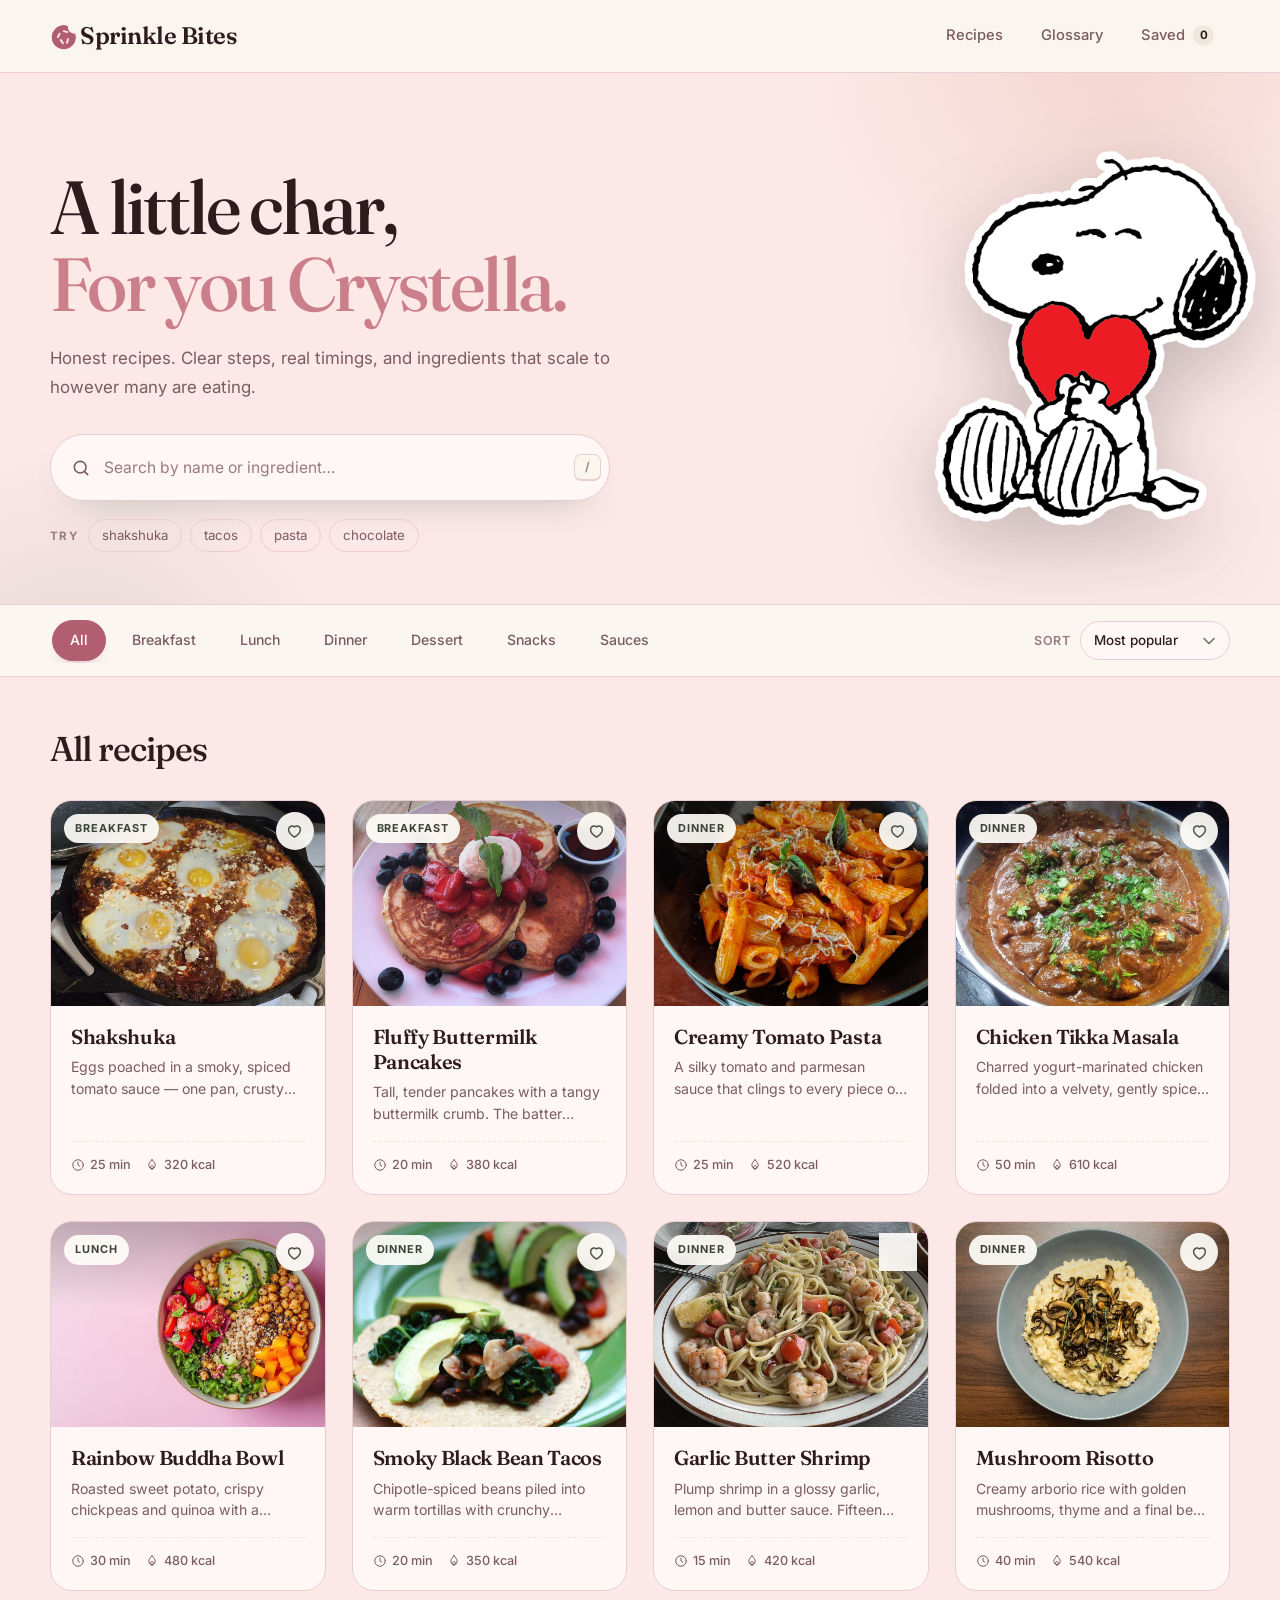
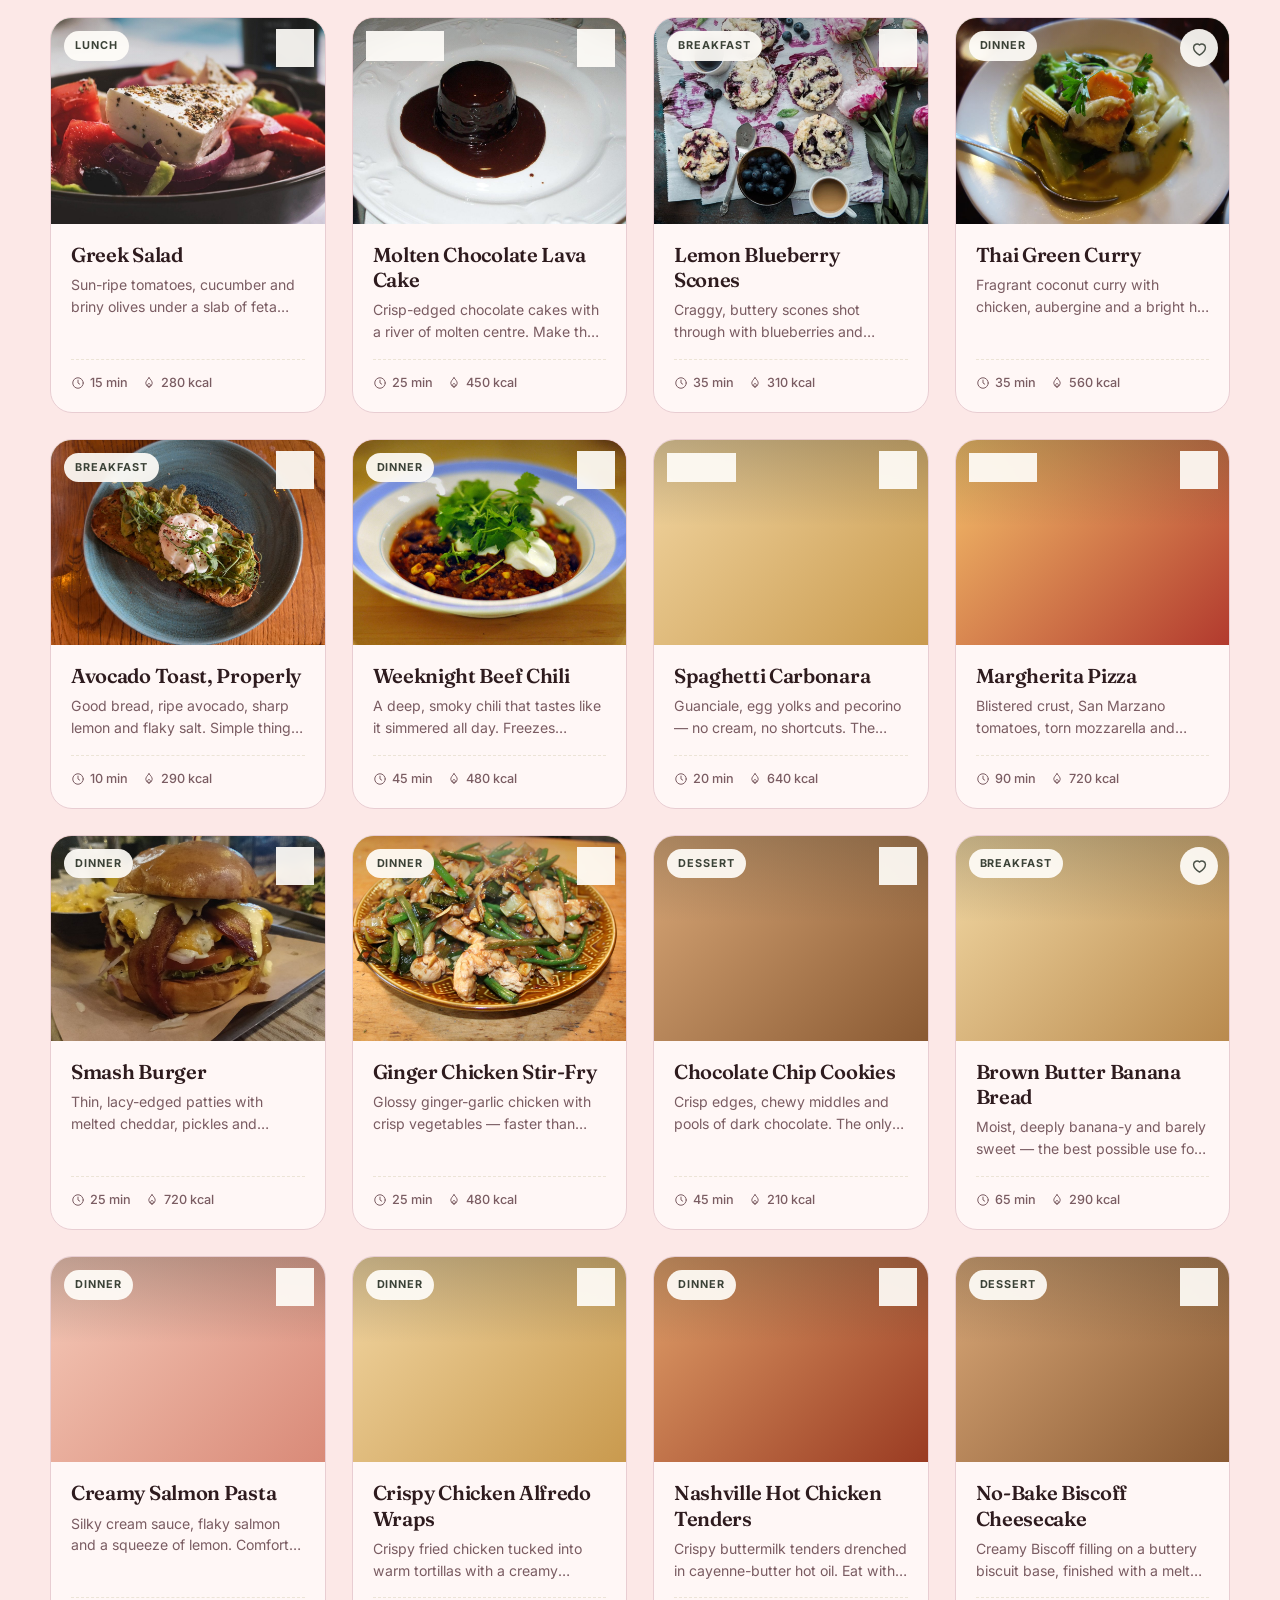
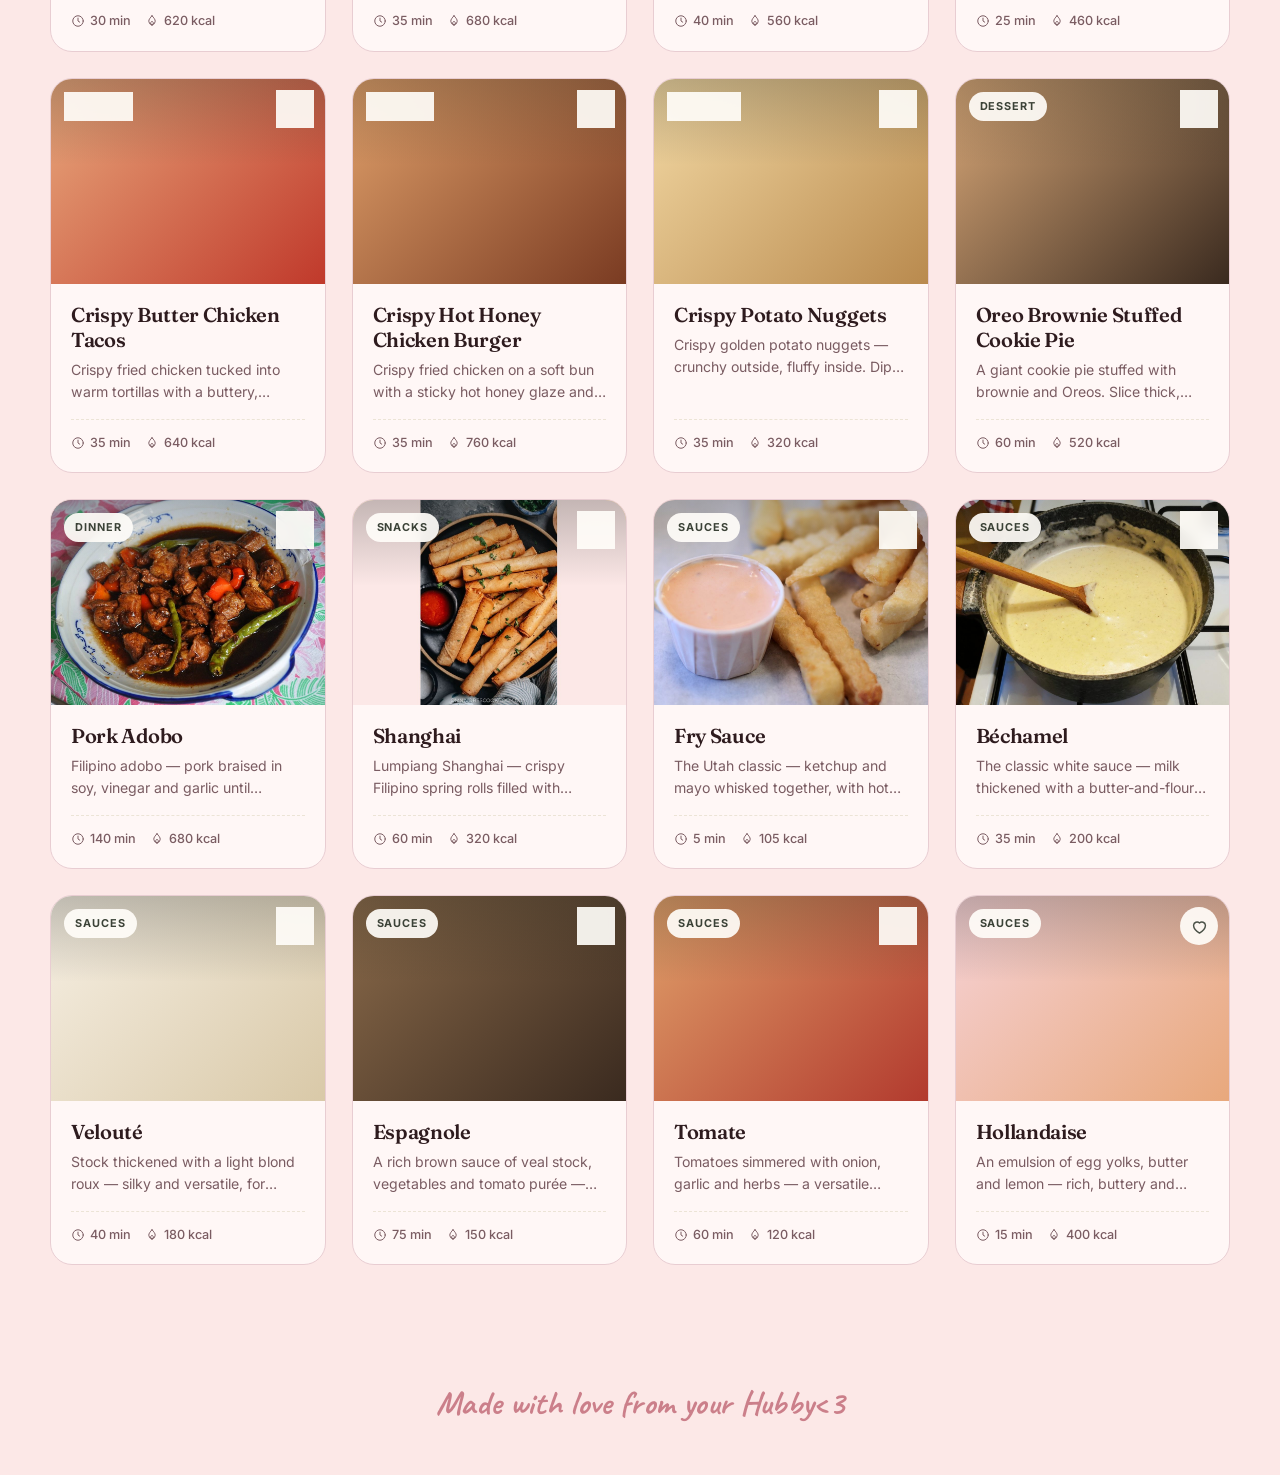
<file: index.html>
<!DOCTYPE html>
<html lang="en">
<head>
  <meta charset="UTF-8">
  <meta name="viewport" content="width=device-width, initial-scale=1">
  <title>Sprinkle Bites — Recipes worth cooking</title>
  <meta name="description" content="Simple, tested recipes with clear steps, honest timings and ingredients that scale to your table.">
  <link rel="preconnect" href="https://fonts.googleapis.com">
  <link rel="preconnect" href="https://fonts.gstatic.com" crossorigin>
  <link href="https://fonts.googleapis.com/css2?family=Fraunces:ital,opsz,wght@0,9..144,400..700;1,9..144,400..700&family=Inter:wght@400;500;600;700&family=Caveat:wght@500;700&display=swap" rel="stylesheet">
  <link rel="icon" href="images/logo-mark.svg" type="image/svg+xml">
  <link rel="apple-touch-icon" href="images/apple-touch-icon.png">
  <link rel="stylesheet" href="styles.css?v=13">
</head>
<body>

  <header class="site-header">
    <div class="wrap header-inner">
      <a class="brand" href="#top" id="brand">
        <svg class="brand-mark" viewBox="0 0 48 48" width="30" height="30" aria-hidden="true" focusable="false">
          <defs>
            <mask id="brand-bite">
              <rect width="48" height="48" fill="#000"/>
              <circle cx="22" cy="26" r="19.5" fill="#fff"/>
              <circle cx="40" cy="9" r="11.5" fill="#000"/>
            </mask>
          </defs>
          <circle cx="22" cy="26" r="19.5" fill="#b05e70" mask="url(#brand-bite)"/>
          <g fill="#fce8e7">
            <rect x="12.4" y="18.5" width="3.2" height="9" rx="1.6" transform="rotate(30 14 23)"/>
            <rect x="17.4" y="28.5" width="3.2" height="9" rx="1.6" transform="rotate(-35 19 33)"/>
            <rect x="26.4" y="27.5" width="3.2" height="9" rx="1.6" transform="rotate(15 28 32)"/>
            <rect x="23.4" y="12.5" width="3.2" height="9" rx="1.6" transform="rotate(105 25 17)"/>
          </g>
        </svg>
        <span class="brand-name">Sprinkle Bites</span>
      </a>
      <nav class="nav" aria-label="Main">
        <a href="#recipes" class="nav-link" id="navAll">Recipes</a>
        <a href="glossary.html" class="nav-link" id="navGlossary">Glossary</a>
        <button class="nav-link" id="savedBtn" type="button" aria-pressed="false">
          Saved <span class="count" id="savedCount">0</span>
        </button>
      </nav>
    </div>
  </header>

  <main id="top">
    <section class="hero">
      <div class="wrap hero-inner">
        <h1>A little char, <em>For you Crystella.</em></h1>
        <p class="lede">Honest recipes. Clear steps, real timings, and ingredients that scale to however many are eating.</p>

        <div class="search" role="search">
          <svg class="search-icon" viewBox="0 0 24 24" aria-hidden="true"><circle cx="11" cy="11" r="7"/><path d="m20 20-3.6-3.6"/></svg>
          <input id="search" type="search" placeholder="Search by name or ingredient…" aria-label="Search recipes" autocomplete="off" spellcheck="false">
          <kbd class="search-hint" aria-hidden="true">/</kbd>
        </div>

        <div class="suggestions">
          <span class="suggestions-label">Try</span>
          <button type="button" data-suggest="shakshuka">shakshuka</button>
          <button type="button" data-suggest="tacos">tacos</button>
          <button type="button" data-suggest="pasta">pasta</button>
          <button type="button" data-suggest="chocolate">chocolate</button>
        </div>
      </div>

      <div class="hero-art" aria-hidden="true">
        <img class="hero-image" src="images/hero-plate.png" alt="" width="500" height="500">
      </div>
    </section>

    <div class="toolbar" id="toolbar">
      <div class="wrap toolbar-inner">
        <div class="chips" id="chips" role="group" aria-label="Filter recipes by category"></div>
        <label class="sort">
          <span>Sort</span>
          <select id="sort">
            <option value="recommended">Most popular</option>
            <option value="time">Quickest first</option>
            <option value="calories">Lowest calories</option>
            <option value="az">A–Z</option>
          </select>
        </label>
      </div>
    </div>

    <section class="collection wrap" id="recipes" aria-labelledby="collectionTitle">
      <div class="collection-head">
        <h2 id="collectionTitle">All recipes</h2>
      </div>
      <div class="sub-chips" id="subChips" role="group" aria-label="Filter sauces" hidden></div>
      <div class="sauce-intro" id="sauceIntro" hidden></div>
      <div class="grid" id="grid"></div>
      <div class="empty" id="empty" hidden>
        <span class="empty-emoji" aria-hidden="true">🍽️</span>
        <h3>Nothing on the menu</h3>
        <p>No recipes match that search. Try a different ingredient or clear the filters.</p>
        <button class="btn btn-primary" type="button" id="clearFilters">Clear filters</button>
      </div>
    </section>
  </main>

  <p class="love-note">Made with love from your Hubby&lt;3</p>

  <div class="modal" id="modal" aria-hidden="true">
    <div class="modal-backdrop" data-close></div>
    <div class="panel" id="panel" role="dialog" aria-modal="true" aria-labelledby="modalTitle"></div>
  </div>

  <script src="app.js" defer></script>
</body>
</html>
</file>
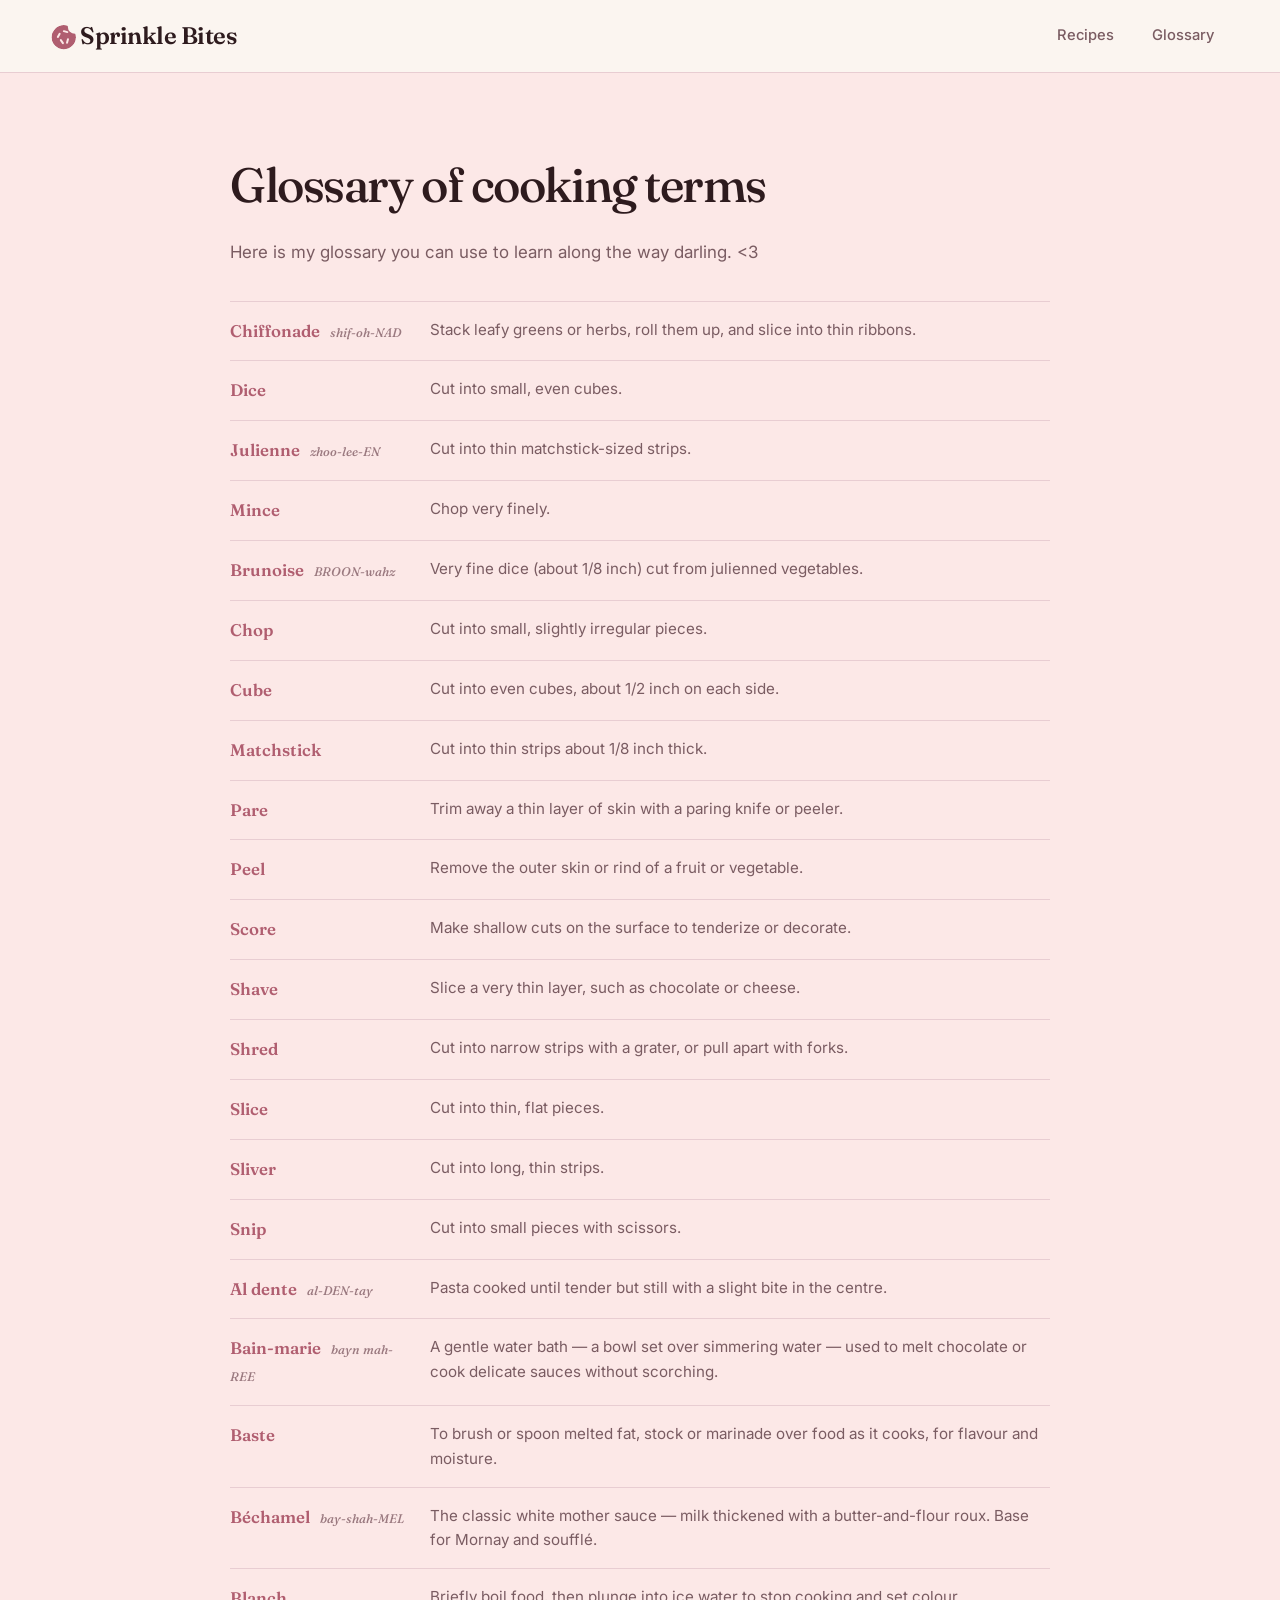
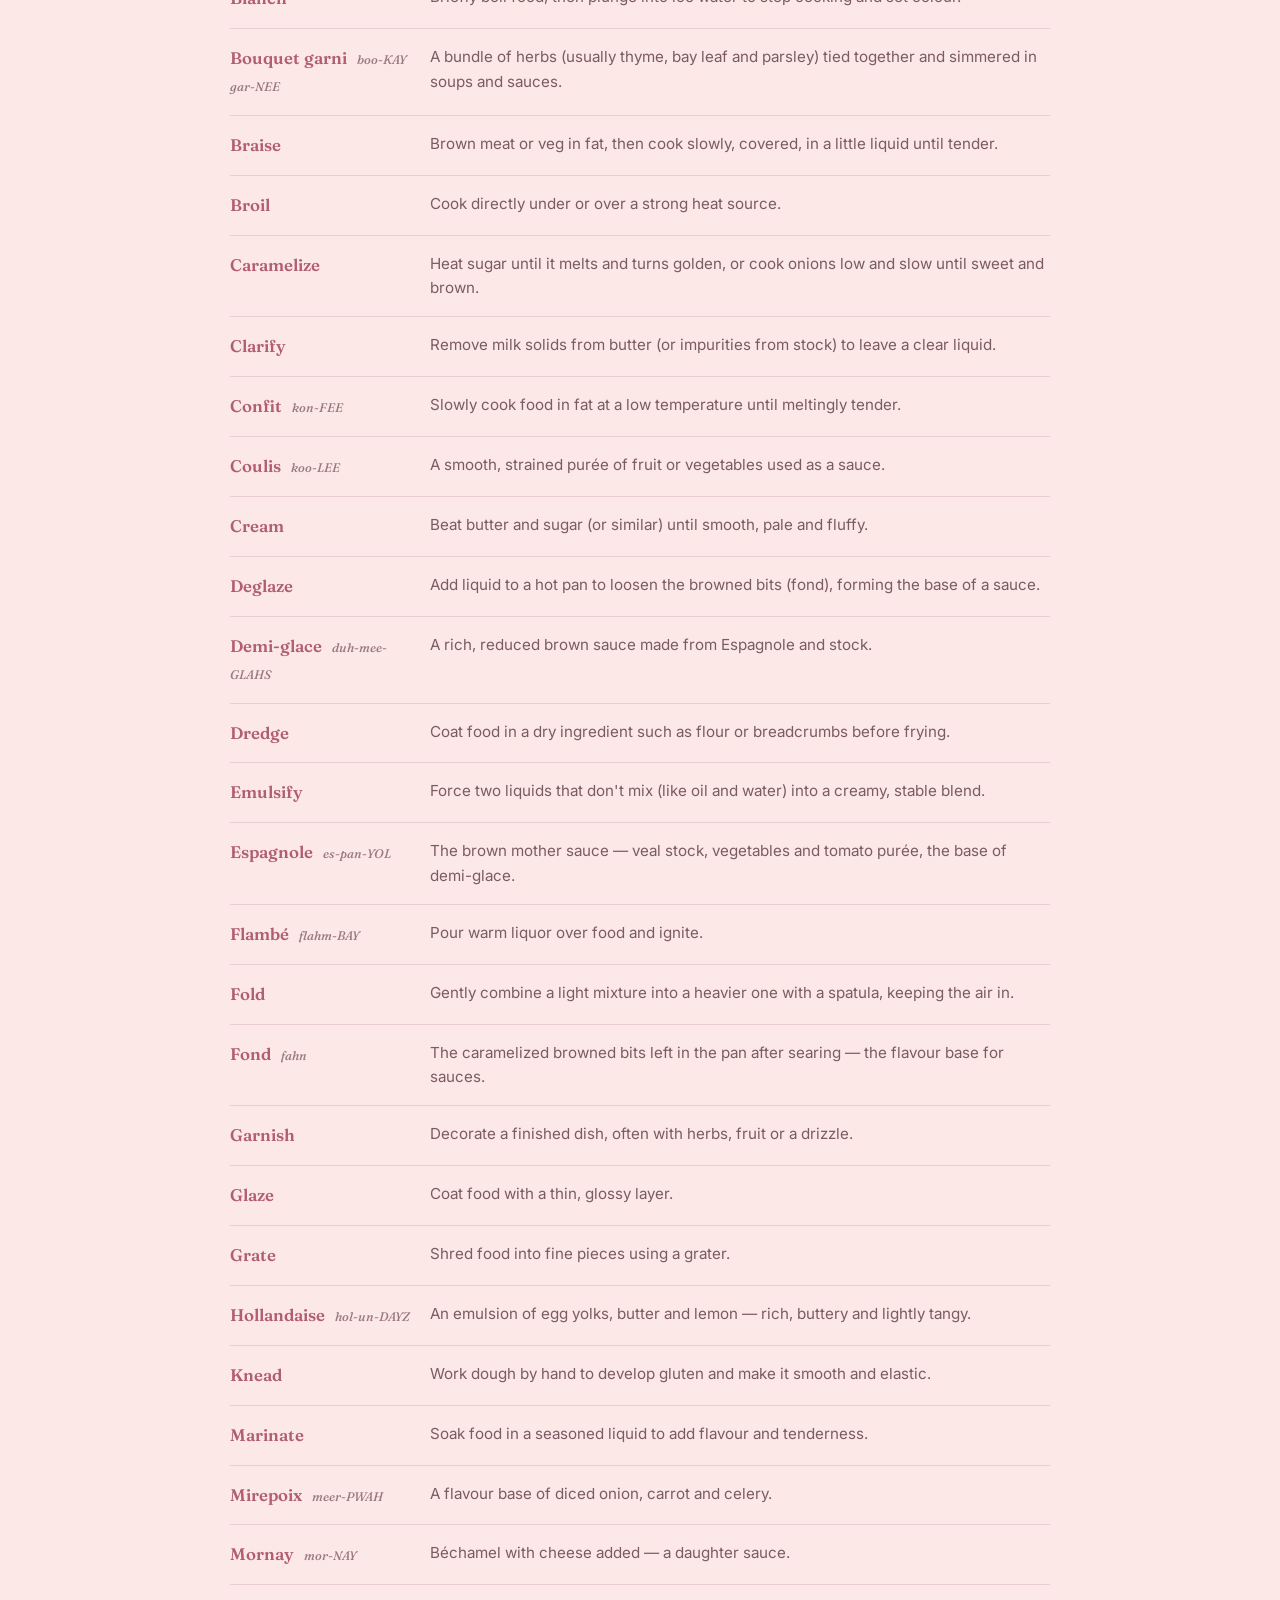
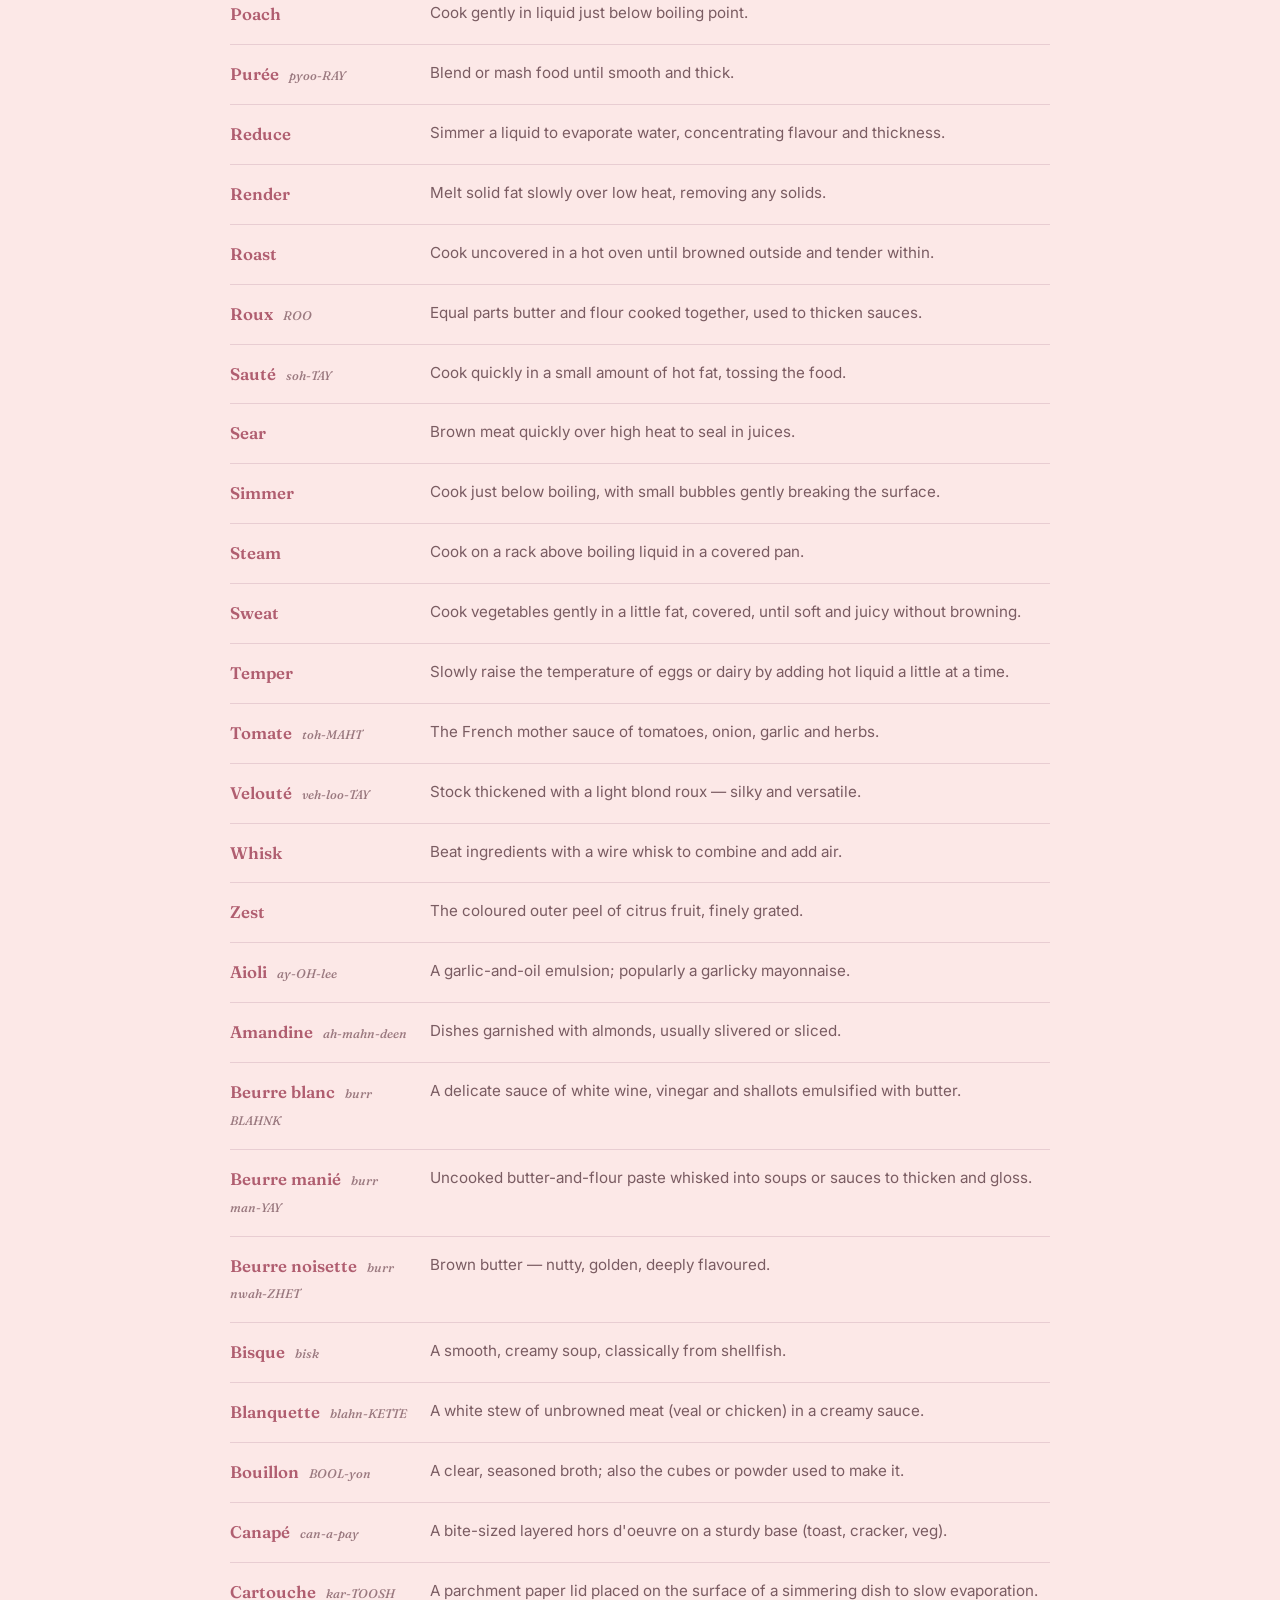
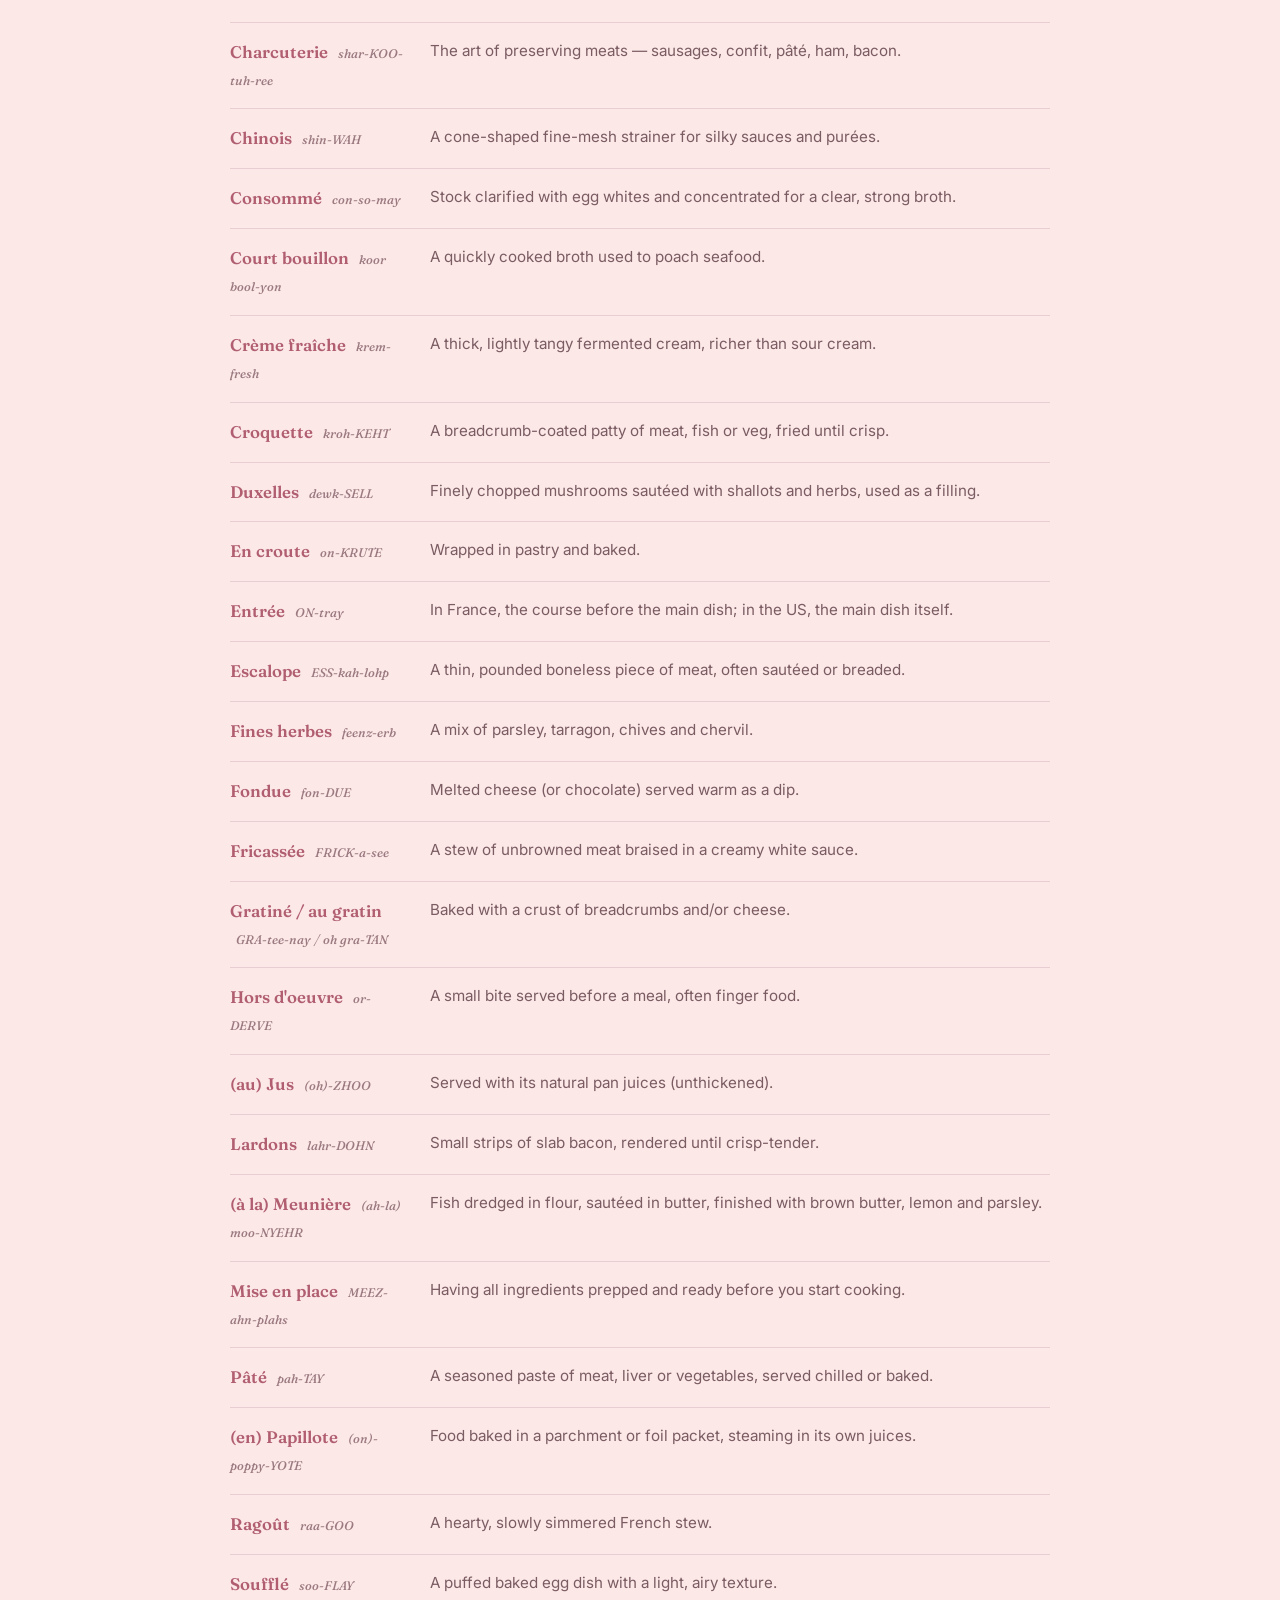
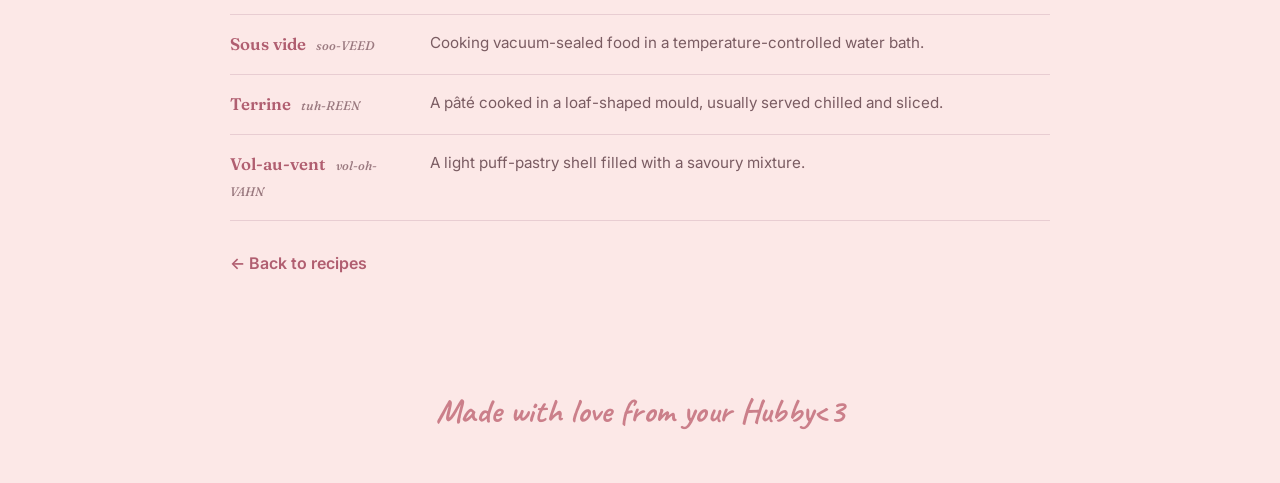
<file: glossary.html>
<!DOCTYPE html>
<html lang="en">
<head>
  <meta charset="UTF-8">
  <meta name="viewport" content="width=device-width, initial-scale=1">
  <title>Glossary of cooking terms — Sprinkle Bites</title>
  <meta name="description" content="A plain-English glossary of common cooking terms used across Sprinkle Bites recipes.">
  <link rel="icon" href="images/logo-mark.svg" type="image/svg+xml">
  <link rel="preconnect" href="https://fonts.googleapis.com">
  <link rel="preconnect" href="https://fonts.gstatic.com" crossorigin>
  <link href="https://fonts.googleapis.com/css2?family=Fraunces:ital,opsz,wght@0,9..144,400..700;1,9..144,400..700&family=Inter:wght@400;500;600;700&family=Caveat:wght@500;700&display=swap" rel="stylesheet">
  <link rel="stylesheet" href="styles.css?v=12">
  <style>
    .glossary { max-width: 820px; padding: 56px 0 80px; }
    .glossary h1 { margin: 18px 0 0; font-family: var(--serif); font-size: clamp(2.1rem, 5vw, 3rem); font-weight: 500; letter-spacing: -0.03em; }
    .glossary .lede { max-width: 62ch; margin: 14px 0 34px; color: var(--muted); }
    .glossary-list { display: grid; gap: 0; margin: 0; padding: 0; list-style: none; border-top: 1px solid var(--line); }
    .glossary-list li { display: grid; grid-template-columns: 180px 1fr; gap: 20px; padding: 16px 0; border-bottom: 1px solid var(--line); }
    .term { font-family: var(--serif); font-size: 1.05rem; font-weight: 600; color: var(--green); }
    .pron { font-size: 0.78rem; font-weight: 500; color: var(--muted-soft); font-style: italic; margin-left: 6px; }
    .def { color: var(--muted); font-size: 0.95rem; line-height: 1.6; }
    .glossary-section { margin: 28px 0 12px; font-family: var(--serif); font-size: 1.35rem; font-weight: 600; color: var(--green); }
    .glossary-back { display: inline-flex; margin-top: 30px; color: var(--green); font-weight: 600; text-decoration: none; }
    .glossary-back:hover { text-decoration: underline; }
    @media (max-width: 620px) { .glossary-list li { grid-template-columns: 1fr; gap: 4px; } .glossary { padding-top: 40px; } }
  </style>
</head>
<body>

  <header class="site-header">
    <div class="wrap header-inner">
      <a class="brand" href="index.html">
        <svg class="brand-mark" viewBox="0 0 48 48" width="30" height="30" aria-hidden="true" focusable="false">
          <defs>
            <mask id="gloss-bite">
              <rect width="48" height="48" fill="#000"/>
              <circle cx="22" cy="26" r="19.5" fill="#fff"/>
              <circle cx="40" cy="9" r="11.5" fill="#000"/>
            </mask>
          </defs>
          <circle cx="22" cy="26" r="19.5" fill="#b05e70" mask="url(#gloss-bite)"/>
          <g fill="#fce8e7">
            <rect x="12.4" y="18.5" width="3.2" height="9" rx="1.6" transform="rotate(30 14 23)"/>
            <rect x="17.4" y="28.5" width="3.2" height="9" rx="1.6" transform="rotate(-35 19 33)"/>
            <rect x="26.4" y="27.5" width="3.2" height="9" rx="1.6" transform="rotate(15 28 32)"/>
            <rect x="23.4" y="12.5" width="3.2" height="9" rx="1.6" transform="rotate(105 25 17)"/>
          </g>
        </svg>
        <span class="brand-name">Sprinkle Bites</span>
      </a>
      <nav class="nav" aria-label="Main">
        <a class="nav-link" href="index.html">Recipes</a>
        <a class="nav-link" href="glossary.html">Glossary</a>
      </nav>
    </div>
  </header>

  <main id="top">
    <section class="wrap glossary">
      <h1>Glossary of cooking terms</h1>
      <p class="lede">Here is my glossary you can use to learn along the way darling. &lt;3</p>
      
      <ul class="glossary-list">
        <li><span class="term">Chiffonade <span class="pron">shif-oh-NAD</span></span><span class="def">Stack leafy greens or herbs, roll them up, and slice into thin ribbons.</span></li>
        <li><span class="term">Dice</span><span class="def">Cut into small, even cubes.</span></li>
        <li><span class="term">Julienne <span class="pron">zhoo-lee-EN</span></span><span class="def">Cut into thin matchstick-sized strips.</span></li>
        <li><span class="term">Mince</span><span class="def">Chop very finely.</span></li>
        <li><span class="term">Brunoise <span class="pron">BROON-wahz</span></span><span class="def">Very fine dice (about 1/8 inch) cut from julienned vegetables.</span></li>
        <li><span class="term">Chop</span><span class="def">Cut into small, slightly irregular pieces.</span></li>
        <li><span class="term">Cube</span><span class="def">Cut into even cubes, about 1/2 inch on each side.</span></li>
        <li><span class="term">Matchstick</span><span class="def">Cut into thin strips about 1/8 inch thick.</span></li>
        <li><span class="term">Pare</span><span class="def">Trim away a thin layer of skin with a paring knife or peeler.</span></li>
        <li><span class="term">Peel</span><span class="def">Remove the outer skin or rind of a fruit or vegetable.</span></li>
        <li><span class="term">Score</span><span class="def">Make shallow cuts on the surface to tenderize or decorate.</span></li>
        <li><span class="term">Shave</span><span class="def">Slice a very thin layer, such as chocolate or cheese.</span></li>
        <li><span class="term">Shred</span><span class="def">Cut into narrow strips with a grater, or pull apart with forks.</span></li>
        <li><span class="term">Slice</span><span class="def">Cut into thin, flat pieces.</span></li>
        <li><span class="term">Sliver</span><span class="def">Cut into long, thin strips.</span></li>
        <li><span class="term">Snip</span><span class="def">Cut into small pieces with scissors.</span></li>
        <li><span class="term">Al dente <span class="pron">al-DEN-tay</span></span><span class="def">Pasta cooked until tender but still with a slight bite in the centre.</span></li>
        <li><span class="term">Bain-marie <span class="pron">bayn mah-REE</span></span><span class="def">A gentle water bath — a bowl set over simmering water — used to melt chocolate or cook delicate sauces without scorching.</span></li>
        <li><span class="term">Baste</span><span class="def">To brush or spoon melted fat, stock or marinade over food as it cooks, for flavour and moisture.</span></li>
        <li><span class="term">Béchamel <span class="pron">bay-shah-MEL</span></span><span class="def">The classic white mother sauce — milk thickened with a butter-and-flour roux. Base for Mornay and soufflé.</span></li>
        <li><span class="term">Blanch</span><span class="def">Briefly boil food, then plunge into ice water to stop cooking and set colour.</span></li>
        <li><span class="term">Bouquet garni <span class="pron">boo-KAY gar-NEE</span></span><span class="def">A bundle of herbs (usually thyme, bay leaf and parsley) tied together and simmered in soups and sauces.</span></li>
        <li><span class="term">Braise</span><span class="def">Brown meat or veg in fat, then cook slowly, covered, in a little liquid until tender.</span></li>
        <li><span class="term">Broil</span><span class="def">Cook directly under or over a strong heat source.</span></li>
        <li><span class="term">Caramelize</span><span class="def">Heat sugar until it melts and turns golden, or cook onions low and slow until sweet and brown.</span></li>
        <li><span class="term">Clarify</span><span class="def">Remove milk solids from butter (or impurities from stock) to leave a clear liquid.</span></li>
        <li><span class="term">Confit <span class="pron">kon-FEE</span></span><span class="def">Slowly cook food in fat at a low temperature until meltingly tender.</span></li>
        <li><span class="term">Coulis <span class="pron">koo-LEE</span></span><span class="def">A smooth, strained purée of fruit or vegetables used as a sauce.</span></li>
        <li><span class="term">Cream</span><span class="def">Beat butter and sugar (or similar) until smooth, pale and fluffy.</span></li>
        <li><span class="term">Deglaze</span><span class="def">Add liquid to a hot pan to loosen the browned bits (fond), forming the base of a sauce.</span></li>
        <li><span class="term">Demi-glace <span class="pron">duh-mee-GLAHS</span></span><span class="def">A rich, reduced brown sauce made from Espagnole and stock.</span></li>
        <li><span class="term">Dredge</span><span class="def">Coat food in a dry ingredient such as flour or breadcrumbs before frying.</span></li>
        <li><span class="term">Emulsify</span><span class="def">Force two liquids that don't mix (like oil and water) into a creamy, stable blend.</span></li>
        <li><span class="term">Espagnole <span class="pron">es-pan-YOL</span></span><span class="def">The brown mother sauce — veal stock, vegetables and tomato purée, the base of demi-glace.</span></li>
        <li><span class="term">Flambé <span class="pron">flahm-BAY</span></span><span class="def">Pour warm liquor over food and ignite.</span></li>
        <li><span class="term">Fold</span><span class="def">Gently combine a light mixture into a heavier one with a spatula, keeping the air in.</span></li>
        <li><span class="term">Fond <span class="pron">fahn</span></span><span class="def">The caramelized browned bits left in the pan after searing — the flavour base for sauces.</span></li>
        <li><span class="term">Garnish</span><span class="def">Decorate a finished dish, often with herbs, fruit or a drizzle.</span></li>
        <li><span class="term">Glaze</span><span class="def">Coat food with a thin, glossy layer.</span></li>
        <li><span class="term">Grate</span><span class="def">Shred food into fine pieces using a grater.</span></li>
        <li><span class="term">Hollandaise <span class="pron">hol-un-DAYZ</span></span><span class="def">An emulsion of egg yolks, butter and lemon — rich, buttery and lightly tangy.</span></li>
        <li><span class="term">Knead</span><span class="def">Work dough by hand to develop gluten and make it smooth and elastic.</span></li>
        <li><span class="term">Marinate</span><span class="def">Soak food in a seasoned liquid to add flavour and tenderness.</span></li>
        <li><span class="term">Mirepoix <span class="pron">meer-PWAH</span></span><span class="def">A flavour base of diced onion, carrot and celery.</span></li>
        <li><span class="term">Mornay <span class="pron">mor-NAY</span></span><span class="def">Béchamel with cheese added — a daughter sauce.</span></li>
        <li><span class="term">Poach</span><span class="def">Cook gently in liquid just below boiling point.</span></li>
        <li><span class="term">Purée <span class="pron">pyoo-RAY</span></span><span class="def">Blend or mash food until smooth and thick.</span></li>
        <li><span class="term">Reduce</span><span class="def">Simmer a liquid to evaporate water, concentrating flavour and thickness.</span></li>
        <li><span class="term">Render</span><span class="def">Melt solid fat slowly over low heat, removing any solids.</span></li>
        <li><span class="term">Roast</span><span class="def">Cook uncovered in a hot oven until browned outside and tender within.</span></li>
        <li><span class="term">Roux <span class="pron">ROO</span></span><span class="def">Equal parts butter and flour cooked together, used to thicken sauces.</span></li>
        <li><span class="term">Sauté <span class="pron">soh-TAY</span></span><span class="def">Cook quickly in a small amount of hot fat, tossing the food.</span></li>
        <li><span class="term">Sear</span><span class="def">Brown meat quickly over high heat to seal in juices.</span></li>
        <li><span class="term">Simmer</span><span class="def">Cook just below boiling, with small bubbles gently breaking the surface.</span></li>
        <li><span class="term">Steam</span><span class="def">Cook on a rack above boiling liquid in a covered pan.</span></li>
        <li><span class="term">Sweat</span><span class="def">Cook vegetables gently in a little fat, covered, until soft and juicy without browning.</span></li>
        <li><span class="term">Temper</span><span class="def">Slowly raise the temperature of eggs or dairy by adding hot liquid a little at a time.</span></li>
        <li><span class="term">Tomate <span class="pron">toh-MAHT</span></span><span class="def">The French mother sauce of tomatoes, onion, garlic and herbs.</span></li>
        <li><span class="term">Velouté <span class="pron">veh-loo-TAY</span></span><span class="def">Stock thickened with a light blond roux — silky and versatile.</span></li>
        <li><span class="term">Whisk</span><span class="def">Beat ingredients with a wire whisk to combine and add air.</span></li>
        <li><span class="term">Zest</span><span class="def">The coloured outer peel of citrus fruit, finely grated.</span></li>
        <li><span class="term">Aioli <span class="pron">ay-OH-lee</span></span><span class="def">A garlic-and-oil emulsion; popularly a garlicky mayonnaise.</span></li>
        <li><span class="term">Amandine <span class="pron">ah-mahn-deen</span></span><span class="def">Dishes garnished with almonds, usually slivered or sliced.</span></li>
        <li><span class="term">Beurre blanc <span class="pron">burr BLAHNK</span></span><span class="def">A delicate sauce of white wine, vinegar and shallots emulsified with butter.</span></li>
        <li><span class="term">Beurre manié <span class="pron">burr man-YAY</span></span><span class="def">Uncooked butter-and-flour paste whisked into soups or sauces to thicken and gloss.</span></li>
        <li><span class="term">Beurre noisette <span class="pron">burr nwah-ZHET</span></span><span class="def">Brown butter — nutty, golden, deeply flavoured.</span></li>
        <li><span class="term">Bisque <span class="pron">bisk</span></span><span class="def">A smooth, creamy soup, classically from shellfish.</span></li>
        <li><span class="term">Blanquette <span class="pron">blahn-KETTE</span></span><span class="def">A white stew of unbrowned meat (veal or chicken) in a creamy sauce.</span></li>
        <li><span class="term">Bouillon <span class="pron">BOOL-yon</span></span><span class="def">A clear, seasoned broth; also the cubes or powder used to make it.</span></li>
        <li><span class="term">Canapé <span class="pron">can-a-pay</span></span><span class="def">A bite-sized layered hors d'oeuvre on a sturdy base (toast, cracker, veg).</span></li>
        <li><span class="term">Cartouche <span class="pron">kar-TOOSH</span></span><span class="def">A parchment paper lid placed on the surface of a simmering dish to slow evaporation.</span></li>
        <li><span class="term">Charcuterie <span class="pron">shar-KOO-tuh-ree</span></span><span class="def">The art of preserving meats — sausages, confit, pâté, ham, bacon.</span></li>
        <li><span class="term">Chinois <span class="pron">shin-WAH</span></span><span class="def">A cone-shaped fine-mesh strainer for silky sauces and purées.</span></li>
        <li><span class="term">Consommé <span class="pron">con-so-may</span></span><span class="def">Stock clarified with egg whites and concentrated for a clear, strong broth.</span></li>
        <li><span class="term">Court bouillon <span class="pron">koor bool-yon</span></span><span class="def">A quickly cooked broth used to poach seafood.</span></li>
        <li><span class="term">Crème fraîche <span class="pron">krem-fresh</span></span><span class="def">A thick, lightly tangy fermented cream, richer than sour cream.</span></li>
        <li><span class="term">Croquette <span class="pron">kroh-KEHT</span></span><span class="def">A breadcrumb-coated patty of meat, fish or veg, fried until crisp.</span></li>
        <li><span class="term">Duxelles <span class="pron">dewk-SELL</span></span><span class="def">Finely chopped mushrooms sautéed with shallots and herbs, used as a filling.</span></li>
        <li><span class="term">En croute <span class="pron">on-KRUTE</span></span><span class="def">Wrapped in pastry and baked.</span></li>
        <li><span class="term">Entrée <span class="pron">ON-tray</span></span><span class="def">In France, the course before the main dish; in the US, the main dish itself.</span></li>
        <li><span class="term">Escalope <span class="pron">ESS-kah-lohp</span></span><span class="def">A thin, pounded boneless piece of meat, often sautéed or breaded.</span></li>
        <li><span class="term">Fines herbes <span class="pron">feenz-erb</span></span><span class="def">A mix of parsley, tarragon, chives and chervil.</span></li>
        <li><span class="term">Fondue <span class="pron">fon-DUE</span></span><span class="def">Melted cheese (or chocolate) served warm as a dip.</span></li>
        <li><span class="term">Fricassée <span class="pron">FRICK-a-see</span></span><span class="def">A stew of unbrowned meat braised in a creamy white sauce.</span></li>
        <li><span class="term">Gratiné / au gratin <span class="pron">GRA-tee-nay / oh gra-TAN</span></span><span class="def">Baked with a crust of breadcrumbs and/or cheese.</span></li>
        <li><span class="term">Hors d'oeuvre <span class="pron">or-DERVE</span></span><span class="def">A small bite served before a meal, often finger food.</span></li>
        <li><span class="term">(au) Jus <span class="pron">(oh)-ZHOO</span></span><span class="def">Served with its natural pan juices (unthickened).</span></li>
        <li><span class="term">Lardons <span class="pron">lahr-DOHN</span></span><span class="def">Small strips of slab bacon, rendered until crisp-tender.</span></li>
        <li><span class="term">(à la) Meunière <span class="pron">(ah-la) moo-NYEHR</span></span><span class="def">Fish dredged in flour, sautéed in butter, finished with brown butter, lemon and parsley.</span></li>
        <li><span class="term">Mise en place <span class="pron">MEEZ-ahn-plahs</span></span><span class="def">Having all ingredients prepped and ready before you start cooking.</span></li>
        <li><span class="term">Pâté <span class="pron">pah-TAY</span></span><span class="def">A seasoned paste of meat, liver or vegetables, served chilled or baked.</span></li>
        <li><span class="term">(en) Papillote <span class="pron">(on)-poppy-YOTE</span></span><span class="def">Food baked in a parchment or foil packet, steaming in its own juices.</span></li>
        <li><span class="term">Ragoût <span class="pron">raa-GOO</span></span><span class="def">A hearty, slowly simmered French stew.</span></li>
        <li><span class="term">Soufflé <span class="pron">soo-FLAY</span></span><span class="def">A puffed baked egg dish with a light, airy texture.</span></li>
        <li><span class="term">Sous vide <span class="pron">soo-VEED</span></span><span class="def">Cooking vacuum-sealed food in a temperature-controlled water bath.</span></li>
        <li><span class="term">Terrine <span class="pron">tuh-REEN</span></span><span class="def">A pâté cooked in a loaf-shaped mould, usually served chilled and sliced.</span></li>
        <li><span class="term">Vol-au-vent <span class="pron">vol-oh-VAHN</span></span><span class="def">A light puff-pastry shell filled with a savoury mixture.</span></li>
      </ul>
      <a class="glossary-back" href="index.html">← Back to recipes</a>
    </section>
  </main>

  <p class="love-note">Made with love from your Hubby&lt;3</p>
</body>
</html>
</file>
<file: styles.css>
/* ---------- Base ---------- */
*, *::before, *::after { box-sizing: border-box; }

:root {
  --cream: #fce8e7;
  --paper: #fff7f6;
  --ink: #2e1b1e;
  --muted: #7a5c62;
  --muted-soft: #9b7a80;
  --green: #b05e70;
  --green-soft: #f4c0c8;
  --terra: #cb7f8a;
  --terra-ink: #a04a5a;
  --line: #e8cdd2;
  --serif: "Fraunces", "Iowan Old Style", Georgia, serif;
  --sans: "Inter", ui-sans-serif, system-ui, -apple-system, "Segoe UI", sans-serif;
  --shadow: 0 24px 44px -30px rgba(32, 37, 31, 0.55);
}

html { scroll-behavior: smooth; }

body {
  margin: 0;
  background: var(--cream);
  color: var(--ink);
  font-family: var(--sans);
  font-size: 16px;
  line-height: 1.6;
  -webkit-font-smoothing: antialiased;
}

body.locked { overflow: hidden; }

img, svg { display: block; }
button { font: inherit; color: inherit; }

[hidden] { display: none !important; }

.wrap { width: min(1180px, calc(100% - 48px)); margin-inline: auto; }

:focus-visible {
  outline: 2.5px solid var(--green);
  outline-offset: 3px;
  border-radius: 6px;
}

/* ---------- Header ---------- */
.site-header {
  position: sticky;
  top: 0;
  z-index: 50;
  background: rgba(251, 247, 241, 0.86);
  backdrop-filter: blur(14px);
  -webkit-backdrop-filter: blur(14px);
  border-bottom: 1px solid var(--line);
}

.header-inner {
  display: flex;
  align-items: center;
  justify-content: space-between;
  gap: 24px;
  height: 72px;
}

.brand {
  display: inline-flex;
  align-items: center;
  text-decoration: none;
  color: var(--ink);
  font-family: var(--serif);
  font-size: 1.5rem;
  font-weight: 600;
  letter-spacing: -0.02em;
}

.brand-mark { width: 30px; height: 30px; flex: none; }

.nav { display: flex; align-items: center; gap: 6px; }

.nav-link {
  display: inline-flex;
  align-items: center;
  gap: 8px;
  padding: 9px 16px;
  border: 0;
  border-radius: 999px;
  background: transparent;
  color: var(--muted);
  font-size: 0.92rem;
  font-weight: 500;
  text-decoration: none;
  cursor: pointer;
  transition: background 0.18s ease, color 0.18s ease;
}

.nav-link:hover { background: #f1ece2; color: var(--ink); }

.nav-link.is-active {
  background: var(--green);
  color: #fff;
}

.count {
  display: inline-grid;
  place-items: center;
  min-width: 21px;
  height: 21px;
  padding: 0 6px;
  border-radius: 999px;
  background: #efe9dd;
  color: var(--ink);
  font-size: 0.72rem;
  font-weight: 700;
  line-height: 1;
}

.nav-link.is-active .count { background: rgba(255, 255, 255, 0.24); color: #fff; }

/* ---------- Hero ---------- */
.hero {
  position: relative;
  padding: 76px 0 52px;
  overflow: hidden;
}

.hero::before {
  content: "";
  position: absolute;
  width: 620px;
  height: 620px;
  top: -340px;
  right: -140px;
  border-radius: 50%;
  background: radial-gradient(circle, rgba(201, 96, 60, 0.14), rgba(201, 96, 60, 0) 68%);
  pointer-events: none;
}

.hero::after {
  content: "";
  position: absolute;
  width: 520px;
  height: 520px;
  bottom: -360px;
  left: -180px;
  border-radius: 50%;
  background: radial-gradient(circle, rgba(47, 93, 58, 0.12), rgba(47, 93, 58, 0) 70%);
  pointer-events: none;
}

.hero-inner { position: relative; z-index: 1; }

.eyebrow {
  display: inline-flex;
  align-items: center;
  gap: 10px;
  margin: 0;
  color: var(--terra-ink);
  font-size: 0.74rem;
  font-weight: 700;
  letter-spacing: 0.16em;
  text-transform: uppercase;
}

.eyebrow::before {
  content: "";
  width: 28px;
  height: 2px;
  border-radius: 2px;
  background: currentColor;
}

.hero h1 {
  margin: 20px 0 0;
  max-width: 15ch;
  font-family: var(--serif);
  font-size: clamp(2.7rem, 6.4vw, 4.7rem);
  font-weight: 500;
  line-height: 1.02;
  letter-spacing: -0.035em;
}

.hero h1 em {
  display: block;
  color: var(--terra);
  font-style: normal;
}

.lede {
  max-width: 53ch;
  margin: 22px 0 0;
  color: var(--muted);
  font-size: 1.06rem;
  line-height: 1.7;
}

/* Search */
.search {
  display: flex;
  align-items: center;
  gap: 13px;
  width: min(560px, 100%);
  margin-top: 32px;
  padding: 7px 8px 7px 20px;
  background: var(--paper);
  border: 1px solid var(--line);
  border-radius: 999px;
  box-shadow: 0 18px 36px -26px rgba(47, 93, 58, 0.55);
  transition: border-color 0.18s ease, box-shadow 0.18s ease;
}

.search:focus-within {
  border-color: #b9cbb3;
  box-shadow: 0 18px 36px -22px rgba(47, 93, 58, 0.5), 0 0 0 4px rgba(47, 93, 58, 0.08);
}

.search-icon {
  width: 20px;
  height: 20px;
  flex: 0 0 20px;
  fill: none;
  stroke: var(--muted);
  stroke-width: 1.9;
  stroke-linecap: round;
}

.search input {
  flex: 1;
  min-width: 0;
  padding: 13px 0;
  border: 0;
  outline: 0;
  background: transparent;
  color: var(--ink);
  font: inherit;
  font-size: 0.98rem;
}

.search input::placeholder { color: var(--muted-soft); }
.search input::-webkit-search-cancel-button { -webkit-appearance: none; }

.search-hint {
  flex: 0 0 auto;
  padding: 4px 10px;
  border: 1px solid var(--line);
  border-bottom-width: 2px;
  border-radius: 7px;
  background: #faf6ee;
  color: var(--muted-soft);
  font-family: var(--sans);
  font-size: 0.76rem;
  font-weight: 600;
  line-height: 1.3;
}

.suggestions {
  display: flex;
  flex-wrap: wrap;
  align-items: center;
  gap: 8px;
  margin-top: 18px;
  font-size: 0.85rem;
}

.suggestions-label {
  margin-right: 2px;
  color: var(--muted-soft);
  font-size: 0.72rem;
  font-weight: 700;
  letter-spacing: 0.12em;
  text-transform: uppercase;
}

.suggestions button {
  padding: 5px 13px;
  border: 1px solid var(--line);
  border-radius: 999px;
  background: transparent;
  color: var(--muted);
  font-size: 0.83rem;
  cursor: pointer;
  transition: all 0.16s ease;
}

.suggestions button:hover {
  border-color: #cfc4b1;
  background: var(--paper);
  color: var(--ink);
  transform: translateY(-1px);
}

/* Hero decorative image */
.hero-art {
  position: absolute;
  top: 50%;
  right: 0;
  width: 380px;
  height: 380px;
  transform: translateY(-50%);
  display: none;
}

.hero-image {
  width: 100%;
  height: 100%;
  object-fit: contain;
  filter: drop-shadow(0 24px 40px rgba(32, 37, 31, 0.25));
}

@keyframes float {
  0%, 100% { transform: translateY(0) rotate(-4deg); }
  50% { transform: translateY(-9px) rotate(-2deg); }
}

@media (min-width: 1080px) {
  .hero-art { display: block; }
  .hero-inner { min-height: 360px; }
  .hero-inner > .eyebrow,
  .hero-inner > h1,
  .hero-inner > .lede,
  .hero-inner > .search,
  .hero-inner > .suggestions { max-width: 640px; }
  .hero-inner > .lede { max-width: 53ch; }
}

@media (prefers-reduced-motion: reduce) {

}


/* ---------- Toolbar ---------- */
.toolbar {
  position: sticky;
  top: 72px;
  z-index: 40;
  padding: 13px 0;
  background: rgba(251, 247, 241, 0.92);
  backdrop-filter: blur(12px);
  -webkit-backdrop-filter: blur(12px);
  border-top: 1px solid var(--line);
  border-bottom: 1px solid var(--line);
}

.toolbar-inner {
  display: flex;
  align-items: center;
  justify-content: space-between;
  gap: 18px;
}

.chips {
  display: flex;
  align-items: center;
  gap: 8px;
  overflow-x: auto;
  scrollbar-width: none;
  padding: 2px;
}

.chips::-webkit-scrollbar { display: none; }

.chip {
  flex: 0 0 auto;
  padding: 8px 17px;
  border: 1px solid transparent;
  border-radius: 999px;
  background: transparent;
  color: var(--muted);
  font-size: 0.88rem;
  font-weight: 500;
  white-space: nowrap;
  cursor: pointer;
  transition: all 0.18s ease;
}

.chip:hover { background: #f1ece2; color: var(--ink); }

.chip[aria-pressed="true"] {
  background: var(--green);
  border-color: var(--green);
  color: #fff;
  box-shadow: 0 8px 16px -12px rgba(176, 94, 112, 0.9);
}

.sort {
  display: inline-flex;
  align-items: center;
  gap: 9px;
  flex: 0 0 auto;
  color: var(--muted-soft);
  font-size: 0.78rem;
  font-weight: 600;
  letter-spacing: 0.06em;
  text-transform: uppercase;
}

.sort select {
  padding: 8px 34px 8px 13px;
  border: 1px solid var(--line);
  border-radius: 999px;
  background: var(--paper) url("data:image/svg+xml,%3Csvg xmlns='http://www.w3.org/2000/svg' width='12' height='8' viewBox='0 0 12 8'%3E%3Cpath d='M1 1.5 6 6.5 11 1.5' fill='none' stroke='%236d7468' stroke-width='1.6' stroke-linecap='round' stroke-linejoin='round'/%3E%3C/svg%3E") no-repeat right 14px center;
  color: var(--ink);
  font: inherit;
  font-size: 0.84rem;
  font-weight: 500;
  letter-spacing: 0;
  text-transform: none;
  cursor: pointer;
  appearance: none;
  -webkit-appearance: none;
}

/* ---------- Collection ---------- */
.collection { padding-bottom: 84px; }

#recipes { scroll-margin-top: 150px; }

.collection-head {
  display: flex;
  align-items: baseline;
  justify-content: space-between;
  gap: 20px;
  flex-wrap: wrap;
  padding: 44px 0 24px;
}

.collection-head h2 {
  margin: 0;
  font-family: var(--serif);
  font-size: clamp(1.7rem, 3vw, 2.15rem);
  font-weight: 500;
  letter-spacing: -0.025em;
}

.result-count {
  margin: 0;
  color: var(--muted-soft);
  font-size: 0.88rem;
}

.grid {
  display: grid;
  grid-template-columns: repeat(auto-fill, minmax(272px, 1fr));
  gap: 26px;
}

/* ---------- Card ---------- */
.card {
  position: relative;
  display: flex;
  flex-direction: column;
  background: var(--paper);
  border: 1px solid var(--line);
  border-radius: 22px;
  overflow: hidden;
  cursor: pointer;
  transition: transform 0.24s ease, box-shadow 0.24s ease, border-color 0.24s ease;
  animation: rise 0.4s ease both;
}

.card:hover {
  transform: translateY(-5px);
  border-color: #d8cfbe;
  box-shadow: var(--shadow);
}

.card-open {
  padding: 0;
  border: 0;
  background: none;
  color: inherit;
  font: inherit;
  letter-spacing: inherit;
  line-height: inherit;
  text-align: left;
  cursor: pointer;
}

.card-open:hover {
  text-decoration: underline;
  text-decoration-thickness: 1.5px;
  text-underline-offset: 4px;
}

.card-open:focus-visible { outline-offset: 4px; }

@keyframes rise {
  from { opacity: 0; transform: translateY(10px); }
  to { opacity: 1; transform: translateY(0); }
}

.thumb {
  position: relative;
  display: grid;
  place-items: center;
  aspect-ratio: 4 / 3;
  overflow: hidden;
}

.thumb::after {
  content: "";
  position: absolute;
  inset: 0;
  z-index: 1;
  background: linear-gradient(to bottom, rgba(20, 24, 20, 0.24), rgba(20, 24, 20, 0) 42%);
  pointer-events: none;
}

.thumb-img {
  position: absolute;
  inset: 0;
  width: 100%;
  height: 100%;
  object-fit: cover;
  transition: transform 0.5s cubic-bezier(0.2, 0.8, 0.3, 1);
}

.card:hover .thumb-img { transform: scale(1.055); }

.badge {
  position: absolute;
  top: 13px;
  left: 13px;
  z-index: 2;
  padding: 6px 11px;
  border-radius: 999px;
  background: rgba(255, 253, 249, 0.92);
  backdrop-filter: blur(6px);
  color: #3b4237;
  font-size: 0.68rem;
  font-weight: 700;
  letter-spacing: 0.09em;
  text-transform: uppercase;
}

.heart {
  position: absolute;
  top: 11px;
  right: 11px;
  z-index: 3;
  display: grid;
  place-items: center;
  width: 38px;
  height: 38px;
  border: 0;
  border-radius: 50%;
  background: rgba(255, 253, 249, 0.92);
  backdrop-filter: blur(6px);
  cursor: pointer;
  transition: transform 0.18s ease, background 0.18s ease;
}

.heart:hover { transform: scale(1.08); background: #fff; }
.heart:active { transform: scale(0.94); }

.heart svg {
  width: 19px;
  height: 19px;
  fill: none;
  stroke: #4a5147;
  stroke-width: 1.8;
  stroke-linecap: round;
  stroke-linejoin: round;
  transition: fill 0.18s ease, stroke 0.18s ease;
}

.heart[aria-pressed="true"] svg { fill: var(--terra); stroke: var(--terra); }

.card-body {
  display: flex;
  flex-direction: column;
  flex: 1;
  padding: 18px 20px 19px;
}

.card-body h3 {
  margin: 0;
  font-family: var(--serif);
  font-size: 1.26rem;
  font-weight: 600;
  line-height: 1.25;
  letter-spacing: -0.015em;
}

.card-body p {
  margin: 7px 0 16px;
  color: var(--muted);
  font-size: 0.88rem;
  line-height: 1.55;
  display: -webkit-box;
  -webkit-line-clamp: 2;
  -webkit-box-orient: vertical;
  overflow: hidden;
}

.meta {
  display: flex;
  align-items: center;
  flex-wrap: wrap;
  gap: 6px 14px;
  margin-top: auto;
  padding-top: 13px;
  border-top: 1px dashed #ece4d6;
  color: var(--muted);
  font-size: 0.79rem;
  font-weight: 500;
}

.meta span { display: inline-flex; align-items: center; gap: 5px; }

.meta svg {
  width: 14px;
  height: 14px;
  fill: none;
  stroke: currentColor;
  stroke-width: 1.7;
  stroke-linecap: round;
  stroke-linejoin: round;
}

/* ---------- Empty state ---------- */
.empty {
  display: grid;
  justify-items: center;
  gap: 4px;
  padding: 64px 24px 72px;
  text-align: center;
}

.empty-emoji { font-size: 2.6rem; }

.empty h3 {
  margin: 8px 0 0;
  font-family: var(--serif);
  font-size: 1.5rem;
  font-weight: 600;
}

.empty p {
  max-width: 38ch;
  margin: 4px 0 18px;
  color: var(--muted);
  font-size: 0.93rem;
}

/* ---------- Buttons ---------- */
.btn {
  display: inline-flex;
  align-items: center;
  justify-content: center;
  gap: 8px;
  padding: 11px 20px;
  border: 1px solid transparent;
  border-radius: 999px;
  font-size: 0.9rem;
  font-weight: 600;
  cursor: pointer;
  transition: all 0.18s ease;
}

.btn svg { width: 17px; height: 17px; fill: none; stroke: currentColor; stroke-width: 1.8; stroke-linecap: round; stroke-linejoin: round; }

.btn-primary { background: var(--green); color: #fff; }
.btn-primary:hover { background: #24462d; transform: translateY(-1px); }

.btn-ghost { background: transparent; border-color: var(--line); color: var(--ink); }
.btn-ghost:hover { background: #f1ece2; }

/* ---------- Footer ---------- */
.site-footer {
  border-top: 1px solid var(--line);
  padding: 34px 0 44px;
  background: #f7f2e9;
}

.footer-inner {
  display: flex;
  align-items: center;
  justify-content: space-between;
  gap: 16px;
  flex-wrap: wrap;
}

.site-footer p { margin: 0; color: var(--muted); font-size: 0.88rem; }
.footer-small { color: var(--muted-soft); font-size: 0.82rem; }
.site-footer a { color: var(--muted-soft); text-underline-offset: 3px; }
.site-footer a:hover { color: var(--ink); }

/* ---------- Modal ---------- */
.modal { position: fixed; inset: 0; z-index: 100; display: none; }
.modal.open { display: block; }

.modal-backdrop {
  position: absolute;
  inset: 0;
  background: rgba(24, 28, 24, 0.55);
  backdrop-filter: blur(7px);
  -webkit-backdrop-filter: blur(7px);
  animation: fade 0.22s ease both;
}

.panel {
  position: relative;
  width: min(940px, calc(100% - 32px));
  max-height: 88vh;
  margin: min(5vh, 52px) auto;
  background: var(--cream);
  border-radius: 26px;
  overflow-y: auto;
  overscroll-behavior: contain;
  box-shadow: 0 50px 90px -34px rgba(0, 0, 0, 0.55);
  animation: pop 0.32s cubic-bezier(0.2, 0.9, 0.3, 1.15) both;
}

@keyframes fade { from { opacity: 0; } }
@keyframes pop {
  from { opacity: 0; transform: translateY(22px) scale(0.985); }
  to { opacity: 1; transform: translateY(0) scale(1); }
}

.modal-banner {
  position: relative;
  display: grid;
  place-items: center;
  aspect-ratio: 3 / 2;
  overflow: hidden;
}

.modal-banner::after {
  content: "";
  position: absolute;
  inset: 0;
  z-index: 1;
  background: linear-gradient(to bottom,
    rgba(20, 24, 20, 0.22),
    rgba(20, 24, 20, 0) 32%,
    rgba(20, 24, 20, 0) 68%,
    rgba(20, 24, 20, 0.3));
  pointer-events: none;
}

.modal-img {
  position: absolute;
  inset: 0;
  width: 100%;
  height: 100%;
  object-fit: contain;
}

.modal-banner .badge { top: 18px; left: 20px; }

.close-btn {
  position: absolute;
  top: 14px;
  right: 14px;
  z-index: 3;
  display: grid;
  place-items: center;
  width: 40px;
  height: 40px;
  border: 0;
  border-radius: 50%;
  background: rgba(255, 253, 249, 0.92);
  cursor: pointer;
  transition: transform 0.18s ease, background 0.18s ease;
}

.close-btn:hover { transform: rotate(90deg); background: #fff; }

.close-btn svg {
  width: 19px;
  height: 19px;
  fill: none;
  stroke: #3b4237;
  stroke-width: 1.9;
  stroke-linecap: round;
}

.modal-body { padding: 30px 36px 34px; }

.modal-intro h2 {
  margin: 0;
  font-family: var(--serif);
  font-size: clamp(1.9rem, 3.6vw, 2.6rem);
  font-weight: 500;
  line-height: 1.1;
  letter-spacing: -0.03em;
}

.modal-intro > p {
  max-width: 62ch;
  margin: 12px 0 0;
  color: var(--muted);
  font-size: 1rem;
  line-height: 1.65;
}

.meta-chips {
  display: flex;
  flex-wrap: wrap;
  gap: 9px;
  margin-top: 18px;
}

.chip-stat {
  display: inline-flex;
  align-items: center;
  gap: 7px;
  padding: 8px 14px;
  border: 1px solid var(--line);
  border-radius: 999px;
  background: var(--paper);
  color: var(--muted);
  font-size: 0.83rem;
}

.chip-stat b { color: var(--ink); font-weight: 600; }

.chip-stat svg {
  width: 15px;
  height: 15px;
  fill: none;
  stroke: var(--green);
  stroke-width: 1.8;
  stroke-linecap: round;
  stroke-linejoin: round;
}

.modal-grid {
  display: grid;
  grid-template-columns: 320px 1fr;
  gap: 34px;
  margin-top: 28px;
  padding-top: 28px;
  border-top: 1px solid var(--line);
}

/* Ingredients */
.ingredients {
  align-self: start;
  position: sticky;
  top: 20px;
  padding: 20px;
  background: var(--paper);
  border: 1px solid var(--line);
  border-radius: 18px;
}

.ing-head {
  display: flex;
  align-items: center;
  justify-content: space-between;
  gap: 12px;
  flex-wrap: wrap;
  margin-bottom: 6px;
}

.ing-head h3,
.method h3 {
  margin: 0;
  font-family: var(--serif);
  font-size: 1.22rem;
  font-weight: 600;
  letter-spacing: -0.01em;
}

.stepper {
  display: inline-flex;
  align-items: center;
  gap: 4px;
  padding: 3px 10px 3px 3px;
  border: 1px solid var(--line);
  border-radius: 999px;
  background: #faf6ee;
}

.serv-label {
  font-size: 0.82rem;
  font-weight: 600;
  color: var(--muted);
  padding-left: 6px;
  white-space: nowrap;
}

.stepper button {
  display: grid;
  place-items: center;
  width: 28px;
  height: 28px;
  border: 0;
  border-radius: 50%;
  background: transparent;
  color: var(--green);
  font-size: 1.15rem;
  font-weight: 600;
  line-height: 1;
  cursor: pointer;
  transition: background 0.15s ease;
}

.stepper button:hover:not(:disabled) { background: var(--green-soft); }
.stepper button:disabled { opacity: 0.35; cursor: not-allowed; }

.stepper output {
  min-width: 26px;
  text-align: center;
  font-size: 0.92rem;
  font-weight: 700;
}

.serves-note {
  margin: 2px 0 12px;
  color: var(--muted-soft);
  font-size: 0.76rem;
  letter-spacing: 0.04em;
  text-transform: uppercase;
  font-weight: 600;
}

.ing-list { display: grid; }

.ing-list label {
  display: flex;
  align-items: flex-start;
  gap: 11px;
  padding: 9px 0;
  border-bottom: 1px dashed #ece4d6;
  font-size: 0.92rem;
  line-height: 1.5;
  cursor: pointer;
}

.ing-list label:last-child { border-bottom: 0; padding-bottom: 0; }

.ing-list input {
  position: relative;
  flex: 0 0 18px;
  width: 18px;
  height: 18px;
  margin: 3px 0 0;
  border: 1.5px solid #c9c0b0;
  border-radius: 5px;
  background: #fff;
  appearance: none;
  -webkit-appearance: none;
  cursor: pointer;
  transition: background 0.15s ease, border-color 0.15s ease;
}

.ing-list input:checked {
  background: var(--green);
  border-color: var(--green);
}

.ing-list input:checked::after {
  content: "";
  position: absolute;
  left: 4.5px;
  top: 1.5px;
  width: 5px;
  height: 9px;
  border: solid #fff;
  border-width: 0 2px 2px 0;
  transform: rotate(45deg);
}

.ing-list input:checked ~ span {
  color: var(--muted-soft);
  text-decoration: line-through;
  text-decoration-thickness: 1px;
}

.ing-list b { font-weight: 600; color: var(--ink); }

/* Method */
.method h3 { margin-bottom: 16px; }

.steps {
  counter-reset: step;
  display: grid;
  gap: 19px;
  margin: 0;
  padding: 0;
  list-style: none;
}

.steps li {
  display: grid;
  grid-template-columns: 32px 1fr;
  gap: 14px;
  font-size: 0.95rem;
  line-height: 1.68;
  color: #3c423a;
}

.steps li::before {
  counter-increment: step;
  content: counter(step);
  display: grid;
  place-items: center;
  width: 32px;
  height: 32px;
  border-radius: 50%;
  background: var(--green-soft);
  color: var(--green);
  font-size: 0.82rem;
  font-weight: 700;
}

.modal-actions {
  display: flex;
  flex-wrap: wrap;
  gap: 10px;
  margin-top: 30px;
  padding-top: 24px;
  border-top: 1px solid var(--line);
}

.modal-actions .btn-primary { margin-right: auto; }
.modal-actions .btn-primary[aria-pressed="true"] { background: var(--terra); }
.modal-actions .btn-primary[aria-pressed="true"]:hover { background: #b25232; }

/* ---------- Responsive ---------- */
@media (max-width: 860px) {
  .modal-grid { grid-template-columns: 1fr; gap: 26px; }
  .ingredients { position: static; }
  .modal-body { padding: 26px 24px 30px; }
}

@media (max-width: 720px) {
  .wrap { width: calc(100% - 36px); }
  .header-inner { height: 64px; }
  .brand { font-size: 1.32rem; }
  .hero { padding: 52px 0 38px; }
  .hero h1 { font-size: clamp(2.4rem, 11vw, 3.4rem); }
  .lede { font-size: 0.98rem; }
  .search { margin-top: 26px; }
  .search-hint { display: none; }
  .toolbar { position: static; }
  .toolbar-inner { flex-direction: column; align-items: stretch; gap: 10px; }
  .chips { padding-bottom: 2px; }
  .sort { justify-content: space-between; }
  .sort select { flex: 1; max-width: 220px; }
  .collection-head { padding-top: 32px; }
  #recipes { scroll-margin-top: 78px; }
  .grid { gap: 18px; grid-template-columns: repeat(auto-fill, minmax(240px, 1fr)); }
  .footer-inner { flex-direction: column; align-items: flex-start; gap: 6px; }
}

@media (max-width: 560px) {
  .brand { font-size: 1.1rem; gap: 8px; }
  .brand-mark { width: 25px; height: 25px; }
  .nav { gap: 2px; }
  .nav-link { padding: 8px 11px; font-size: 0.85rem; }
}

@media (max-width: 410px) {
  #navAll { display: none; }
  #navGlossary { display: none; }
}

@media (max-width: 700px) {
  .panel {
    width: 100%;
    max-height: 100dvh;
    height: 100dvh;
    margin: 0;
    border-radius: 0;
  }
  .modal-body { padding: 22px 18px 40px; }
  .modal-actions .btn-primary { margin-right: 0; flex: 1 1 100%; }
}

@media (prefers-reduced-motion: reduce) {
  *, *::before, *::after {
    animation-duration: 0.001ms !important;
    animation-iteration-count: 1 !important;
    transition-duration: 0.001ms !important;
    scroll-behavior: auto !important;
  }
}

/* ---------- Print ---------- */
@media print {
  body { background: #fff; }
  .site-header, .hero, .toolbar, .site-footer, .grid,
  .collection-head, .empty, .modal-backdrop, .modal-actions, .close-btn {
    display: none !important;
  }
  .modal { position: static; display: block; }
  .panel {
    width: 100%;
    max-height: none;
    margin: 0;
    overflow: visible;
    border-radius: 0;
    box-shadow: none;
  }
  .modal-banner { height: 150px; }
  .modal-grid { grid-template-columns: 1fr 1.4fr; }
  .ingredients { position: static; }
}


/* ---------- Love note ---------- */
.love-note {
  margin: 0;
  padding: 28px 16px 44px;
  text-align: center;
  font-family: "Caveat", "Brush Script MT", cursive;
  font-size: clamp(1.5rem, 4vw, 2.1rem);
  font-weight: 700;
  color: var(--terra);
  letter-spacing: 0.01em;
}


.storage-note {
  margin-top: 18px;
  padding: 12px 14px;
  border-left: 3px solid var(--green);
  background: var(--green-soft);
  border-radius: 8px;
}

.storage-label {
  display: block;
  font-size: 0.72rem;
  font-weight: 700;
  letter-spacing: 0.08em;
  text-transform: uppercase;
  color: var(--green);
  margin-bottom: 4px;
}

.storage-note p {
  margin: 0;
  font-size: 0.9rem;
  color: var(--ink);
  line-height: 1.5;
}


/* ---------- Sub-chips (sauces) ---------- */
.sub-chips {
  display: flex;
  flex-wrap: wrap;
  gap: 6px;
  margin-top: 8px;
  margin-bottom: 20px;
}

.sub-chip {
  padding: 5px 12px;
  border: 1px solid var(--line);
  border-radius: 999px;
  background: transparent;
  color: var(--muted);
  font-size: 0.78rem;
  font-weight: 600;
  cursor: pointer;
  transition: background 0.15s ease, color 0.15s ease, border-color 0.15s ease;
}

.sub-chip:hover { background: var(--green-soft); color: var(--ink); }

.sub-chip[aria-pressed="true"] {
  background: var(--green);
  border-color: var(--green);
  color: #fff;
}


/* ---------- Sauce intro ---------- */
.sauce-intro {
  max-width: 72ch;
  margin: 0 0 28px;
  padding: 20px 24px;
  border-left: 3px solid var(--green);
  background: var(--green-soft);
  border-radius: 12px;
}

.sauce-intro-title {
  margin: 0 0 10px;
  font-family: var(--serif);
  font-size: 1.25rem;
  font-weight: 600;
  color: var(--green);
}

.sauce-intro p {
  margin: 0 0 10px;
  color: var(--ink);
  font-size: 0.95rem;
  line-height: 1.6;
}

.sauce-intro p:last-child { margin-bottom: 0; }
</file>
